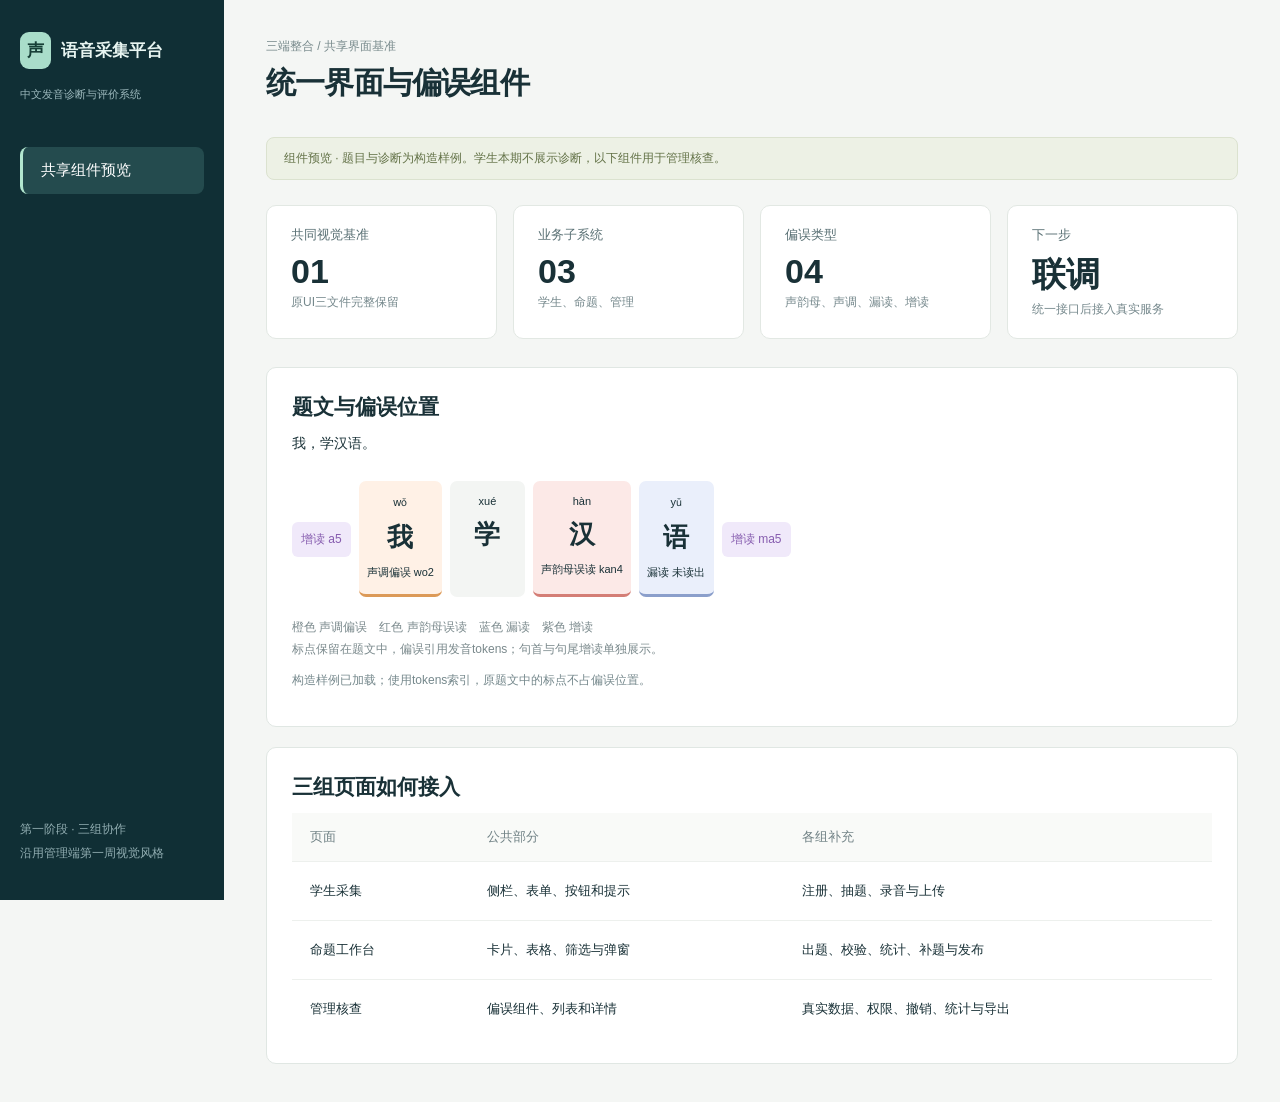
<file: 05_相关材料/统一前端/index.html>
<!doctype html><html lang="zh-CN"><head><meta charset="utf-8"><meta name="viewport" content="width=device-width,initial-scale=1"><title>三端共用界面预览</title><link rel="stylesheet" href="style.css"></head><body>
<aside><div class="brand"><span>声</span>语音采集平台</div><div class="caption">中文发音诊断与评价系统</div><nav><button class="active" type="button">共享组件预览</button></nav><div class="aside-bottom">第一阶段 · 三组协作<br>沿用管理端第一周视觉风格</div></aside>
<main><header><div><div class="eyebrow">三端整合 / 共享界面基准</div><h1>统一界面与偏误组件</h1></div></header>
<div class="notice">组件预览 · 题目与诊断为构造样例。学生本期不展示诊断，以下组件用于管理核查。</div>
<div id="metrics"><div class="metric"><div class="label">共同视觉基准</div><strong>01</strong><div class="muted">原UI三文件完整保留</div></div><div class="metric"><div class="label">业务子系统</div><strong>03</strong><div class="muted">学生、命题、管理</div></div><div class="metric"><div class="label">偏误类型</div><strong>04</strong><div class="muted">声韵母、声调、漏读、增读</div></div><div class="metric"><div class="label">下一步</div><strong>联调</strong><div class="muted">统一接口后接入真实服务</div></div></div>
<section class="panel pad"><h2>题文与偏误位置</h2><p id="questionText"></p><div id="diagnosis" class="phonetics"></div><p class="legend">橙色 声调偏误　红色 声韵母误读　蓝色 漏读　紫色 增读<br>标点保留在题文中，偏误引用发音tokens；句首与句尾增读单独展示。</p><p id="status" role="status" class="muted">正在读取组件样例…</p></section>
<section class="panel pad" style="margin-top:20px"><h2>三组页面如何接入</h2><table><thead><tr><th>页面</th><th>公共部分</th><th>各组补充</th></tr></thead><tbody><tr><td>学生采集</td><td>侧栏、表单、按钮和提示</td><td>注册、抽题、录音与上传</td></tr><tr><td>命题工作台</td><td>卡片、表格、筛选与弹窗</td><td>出题、校验、统计、补题与发布</td></tr><tr><td>管理核查</td><td>偏误组件、列表和详情</td><td>真实数据、权限、撤销、统计与导出</td></tr></tbody></table></section>
</main><script src="preview.js"></script></body></html>
</file>
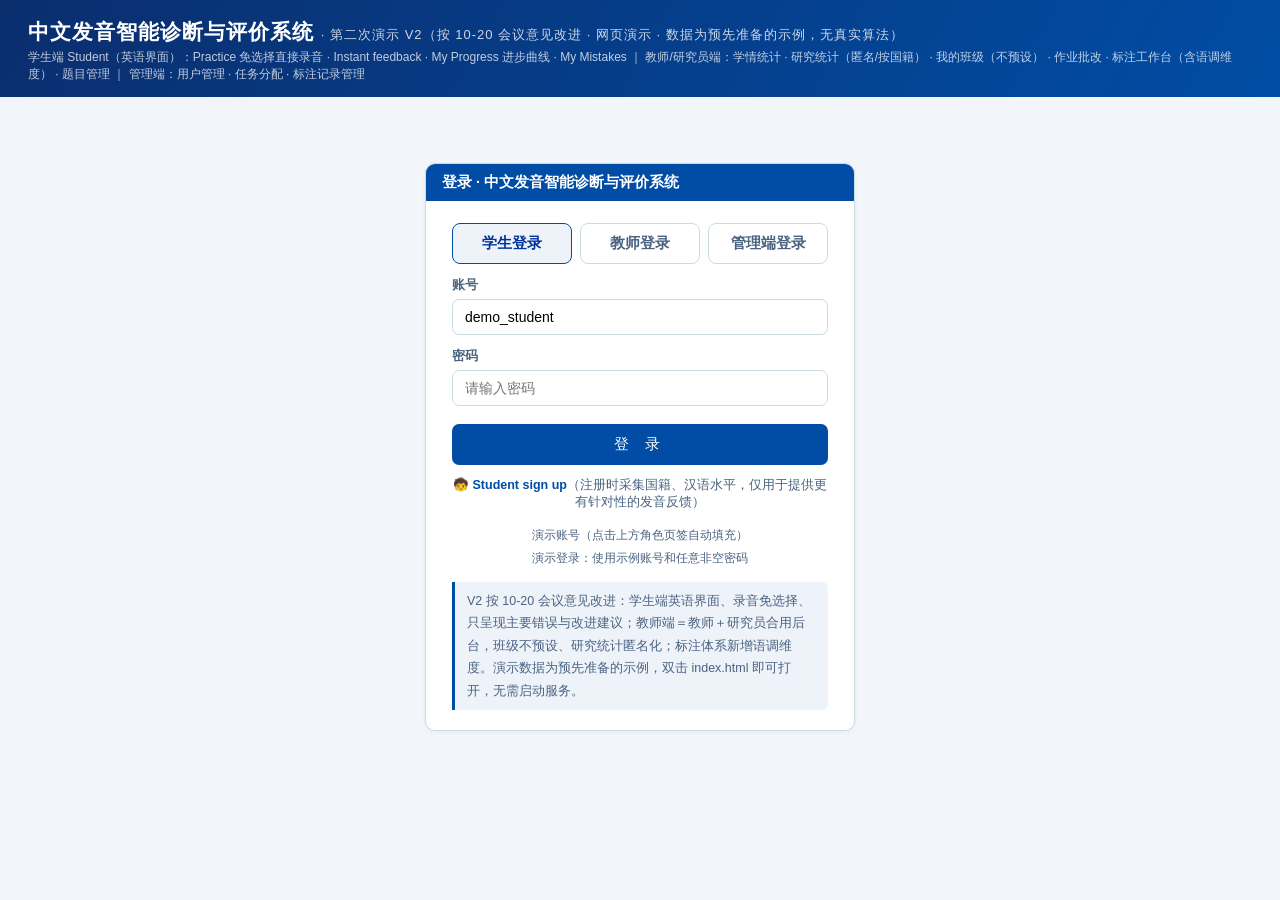
<file: 02_命题端/当前开发/frontend/index.html>
<!DOCTYPE html>
<html lang="zh-CN">
<head>
<meta charset="UTF-8">
<meta name="viewport" content="width=device-width, initial-scale=1.0">
<title>中文发音智能诊断与评价系统 · 第二次演示 V2</title>
<link rel="stylesheet" href="style.css">
</head>
<body>
<header>
  <h1>中文发音智能诊断与评价系统 <span class="sub">· 第二次演示 V2（按 10-20 会议意见改进 · 网页演示 · 数据为预先准备的示例，无真实算法）</span></h1>
  <p>学生端 Student（英语界面）：Practice 免选择直接录音 · Instant feedback · My Progress 进步曲线 · My Mistakes ｜ 教师/研究员端：学情统计 · 研究统计（匿名/按国籍） · 我的班级（不预设） · 作业批改 · 标注工作台（含语调维度） · 题目管理 ｜ 管理端：用户管理 · 任务分配 · 标注记录管理</p>
  <div class="topbar">
    <nav id="nav"></nav>
    <div class="whoami" id="whoami" style="display:none;">
      <span class="badge" id="roleBadge">-</span>
      <span id="whoName">-</span>
      <button class="btn ghost sm" onclick="logout()">退出登录</button>
    </div>
  </div>
</header>
<main>

  <!-- ══════════ 登录 ══════════ -->
  <section id="view-login" class="active">
    <div class="loginwrap">
      <div class="card loginbox">
        <div class="hd">登录 · 中文发音智能诊断与评价系统</div>
        <div class="bd">
          <div class="roletabs">
            <button id="rtStudent" class="rt" onclick="pickRole('student')">学生登录</button>
            <button id="rtTeacher" class="rt" onclick="pickRole('teacher')">教师登录</button>
            <button id="rtAdmin" class="rt" onclick="pickRole('admin')">管理端登录</button>
          </div>
          <label class="fl">账号</label>
          <input id="liUser" placeholder="demo_student">
          <label class="fl">密码</label>
          <input id="liPwd" type="password" placeholder="请输入密码" onkeydown="if(event.key==='Enter')doLogin()">
          <button class="btn wide" onclick="doLogin()">登 录</button>
          <div class="regline"><a href="javascript:void(0)" onclick="openReg()">🧒 Student sign up</a><span class="mut">（注册时采集国籍、汉语水平，仅用于提供更有针对性的发音反馈）</span></div>
          <div class="hint">
            演示账号（点击上方角色页签自动填充）<br>
            演示登录：使用示例账号和任意非空密码
          </div>
          <div class="note">V2 按 10-20 会议意见改进：学生端英语界面、录音免选择、只呈现主要错误与改进建议；教师端＝教师＋研究员合用后台，班级不预设、研究统计匿名化；标注体系新增语调维度。演示数据为预先准备的示例，双击 index.html 即可打开，无需启动服务。</div>
        </div>
      </div>
    </div>
  </section>

  <!-- ══════════ 学生端 · Practice（英语界面 · 免选择直接录音 · 分层命题） ══════════ -->
  <section id="view-practice">
    <div class="grid" style="grid-template-columns:360px 1fr;">
      <div class="card">
        <div class="hd">Practice<span class="role-tag">Student</span><span class="lvltag" id="lvlNow">Beginner</span></div>
        <div class="bd">
          <div class="streakbar">🔥 <b id="streakN">6</b>-day streak　<span class="xpill">⭐ <b id="xpN">1240</b> 积分</span></div>
          <h2 class="sec">My level（选一次即可，随后直接开口）</h2>
          <div class="lvlrow">
            <button class="lvl on" id="lv-beginner" onclick="pickLevel('beginner')">Beginner<small>Words</small></button>
            <button class="lvl" id="lv-inter" onclick="pickLevel('inter')">Intermediate<small>Sentences</small></button>
            <button class="lvl" id="lv-advanced" onclick="pickLevel('advanced')">Advanced<small>Free talk</small></button>
          </div>
          <h2 class="sec">Today's exercise</h2>
          <div id="recoCard"></div>
          <div class="rec">
            <button class="mic bigmic" id="micBtn" onclick="toggleRec()">🎙️<br>Speak</button>
            <div style="flex:1;">
              <div class="progress"><i id="recBar"></i></div>
              <div class="mut" id="recTip" style="margin-top:6px; font-size:12.5px;">No need to choose anything — just tap and speak!</div>
            </div>
          </div>
          <div style="display:flex; gap:10px; flex-wrap:wrap;">
            <button class="btn" id="diagBtn" onclick="runDiag()" disabled>Stop &amp; check</button>
            <button class="btn ghost" onclick="$('upAudio').click()">Upload audio</button>
            <input type="file" id="upAudio" accept="audio/*" style="display:none;" onchange="uploadAudio(this)">
          </div>
          <details class="apidemo"><summary>📚 More exercises in this level（同层更多练习）</summary>
            <div id="qListLv" style="padding:8px 2px;"></div>
          </details>
          <div class="note" style="text-align:left;">Demo note: the results here are prepared sample data — in the real system, your recording is analyzed in a few seconds. 学生界面以外语呈现（演示为英语，正式版可切 English / ไทย 等）。</div>
        </div>
      </div>
      <div class="card">
        <div class="hd">Instant feedback<span><span class="play" onclick="playStd()"><span class="dot"></span>Play standard</span></span></div>
        <div class="bd" id="diagBody">
          <div class="mut" style="padding:60px 0; text-align:center;">Record first — you'll get your score, main errors and what to do next.</div>
        </div>
      </div>
    </div>
  </section>

  <!-- ══════════ 学生端 · My Progress（进步曲线 + 系统性错误归纳） ══════════ -->
  <section id="view-progress">
    <h2 class="sec">My Progress <span class="role-tag">Student</span></h2>
    <div class="cards4" id="progCards"></div>
    <div class="split">
      <div class="card">
        <div class="hd">My score curve（学习进步曲线）</div>
        <div class="bd">
          <svg id="scoreSvg" width="100%" height="150" viewBox="0 0 520 150" preserveAspectRatio="none"></svg>
          <div class="mut" style="font-size:12px; text-align:center;" id="scoreWk"></div>
        </div>
      </div>
      <div class="card">
        <div class="hd">Errors per week（越少越好！）</div>
        <div class="bd"><div class="trend" id="errTrendChart"></div></div>
      </div>
    </div>
    <div class="card">
      <div class="hd">My systematic errors（系统性错误归纳 · 同类规律一眼看清）</div>
      <div class="bd" id="sysErrList"></div>
    </div>
    <div class="card">
      <div class="hd">Badges（趣味化激励 · 参考多邻国）</div>
      <div class="bd" id="badgeRow"></div>
    </div>
  </section>

  <!-- ══════════ 学生端 · My Mistakes ══════════ -->
  <section id="view-mist">
    <h2 class="sec">My Mistakes <span class="role-tag">Student</span></h2>
    <div class="split">
      <div class="card">
        <div class="hd">Error summary</div>
        <div class="bd" id="mistSum"></div>
      </div>
      <div class="card">
        <div class="hd">Recommended drills（同类练习推荐）</div>
        <div class="bd" id="mistDrill"></div>
      </div>
    </div>
    <div class="card">
      <div class="hd">Recent errors（学习轨迹）</div>
      <div class="bd" style="padding:0;">
        <table id="mistTable"></table>
      </div>
    </div>
    <div class="note">Tap "Add to My Mistakes" after a check — counts and records update here instantly（联动演示）。</div>
  </section>

  <!-- ══════════ 学生端 · Homework ══════════ -->
  <section id="view-shw">
    <h2 class="sec">Homework <span class="role-tag">Student</span></h2>
    <div class="card">
      <div class="hd">Homework list</div>
      <div class="bd" style="padding:0;">
        <table id="shwTable"></table>
      </div>
    </div>
    <div class="card" id="shwDetailCard" style="display:none;">
      <div class="hd">Detail · <span id="shwName">-</span></div>
      <div class="bd" id="shwDetail"></div>
    </div>
    <div class="note">当教师在「作业批改」页发布评语后，这里会同步显示（跨角色联动演示）。</div>
  </section>

  <!-- ══════════ 教师端 · 学情统计 ══════════ -->
  <section id="view-stat">
    <h2 class="sec">学情统计分析 <span class="role-tag">教师端</span>
      <button class="btn ghost sm" style="float:right; margin-top:-4px;" onclick="exportStatCsv()">导出全班结果</button>
    </h2>
    <div class="cards4" id="statKpis"></div>
    <div class="split">
      <div class="card">
        <div class="hd">班级共性 · 高发偏误排行（定位共性弱点）</div>
        <div class="bd" id="classBars"></div>
      </div>
      <div class="card">
        <div class="hd">班级平均总分 · 周趋势</div>
        <div class="bd">
          <div class="trend" id="trendChart"></div>
          <div class="note" style="margin-top:8px;">五周连续上升；声调类练习布置后第 3 周起增速加快。</div>
        </div>
      </div>
    </div>
    <div class="split" style="margin-top:0;">
      <div class="card">
        <div class="hd">学生名单（点击查看个体画像）
          <select id="clsFilter" class="asgsel" onchange="filterStat()">
            <option value="">全部偏误类型</option><option>二/三声混淆</option><option>n/l 混淆</option>
            <option>平翘舌</option><option>漏读/增读</option><option>声调偏误</option>
          </select>
        </div>
        <div class="bd" style="padding:0;"><table id="stuTable"></table></div>
      </div>
      <div class="card">
        <div class="hd">个体画像 · <span id="stuName">点击左侧学生</span></div>
        <div class="bd" id="stuProfile">
          <div class="mut" style="text-align:center; padding:40px 0;">选择学生后显示偏误构成、四周趋势与辅导建议</div>
        </div>
      </div>
    </div>
  </section>

  <!-- ══════════ 教师/研究员端 · 研究统计（匿名化 · 按国籍/母语背景） ══════════ -->
  <section id="view-research">
    <h2 class="sec">研究统计（匿名化 · 全平台） <span class="role-tag">研究员</span>
      <button class="btn ghost sm" style="float:right; margin-top:-4px;" onclick="exportResearchCsv()">导出统计结果(CSV)</button>
    </h2>
    <div class="cards4" id="resCards"></div>
    <div class="split">
      <div class="card">
        <div class="hd">各母语背景学习者 · 主要偏误分布（人次）</div>
        <div class="bd" id="natBars"></div>
      </div>
      <div class="card">
        <div class="hd">偏误类型构成（按国籍 · 百分比）</div>
        <div class="bd" style="padding:0;">
          <table id="natTable"></table>
        </div>
      </div>
    </div>
    <div class="note">研究性需求通过去隐私化方式满足：数据先作匿名化（脱敏）处理，再按国籍、母语背景分组统计；研究者获取的是处理后的群体统计结果，而非任何个人原始数据。注册时采集的背景信息（国籍、汉语水平）仅用于生成有针对性的反馈，并在注册页向用户说明。</div>
  </section>

  <!-- ══════════ 教师/研究员端 · 我的班级（不预设 · 自主创建） ══════════ -->
  <section id="view-class">
    <h2 class="sec">我的班级（不预设 · 不强制） <span class="role-tag">教师</span></h2>
    <div id="classEmpty">
      <div class="card">
        <div class="bd" style="text-align:center; padding:44px 20px;">
          <div style="font-size:40px;">🏫</div>
          <h2 class="sec" style="margin-top:8px;">您还没有创建班级</h2>
          <div class="mut" style="max-width:560px; margin:0 auto; line-height:2;">系统以学生自学、自练为中心，<b>不将教师与学生捆绑</b>：不创建班级不影响任何功能使用。
          愿意使用的教师可随时自主创建（类似微信群「扫码进班」），创建后可查看本班学情统计。</div>
          <div style="margin-top:18px;"><button class="btn" onclick="createClass()">＋ 创建班级</button></div>
        </div>
      </div>
    </div>
    <div id="classBuilt" style="display:none;">
      <div class="cards4" id="clsCards"></div>
      <div class="split">
        <div class="card">
          <div class="hd">班级邀请（学生扫码 / 输码加入）</div>
          <div class="bd" style="text-align:center;">
            <div class="qrcard">二维码占位<div class="mut" style="font-size:11px;">（正式版生成真实二维码）</div></div>
            <div class="invitecode" id="clsCode">—</div>
            <div class="mut" style="font-size:12.5px;">学生注册后输入邀请码即可加入本班</div>
          </div>
        </div>
        <div class="card">
          <div class="hd">已加入学生</div>
          <div class="bd" style="padding:0;">
            <table id="clsTable"></table>
          </div>
        </div>
      </div>
      <div class="note">教师可在课前查看学生自主练习的诊断统计，掌握班级语音状况与进步情况，据此调整课堂教学、把大量正音练习放到课下（功能按需选用，不作强制）。</div>
    </div>
  </section>

  <!-- ══════════ 教师端 · 作业批改 ══════════ -->
  <section id="view-hw">
    <h2 class="sec">口语作业批改 <span class="role-tag">教师端</span>
      <span style="float:right; margin-top:-4px; display:flex; gap:8px;">
        <button class="btn ghost sm" onclick="exportHwCsv()">导出 Excel(CSV)</button>
        <button class="btn ghost sm" onclick="exportHwJson()">导出 JSON</button>
      </span>
    </h2>
    <div class="card">
      <div class="hd">作业一 · 朗读《今天天气很好》<small>汉语一班 · 已提交 8/9 · 截止 10-12 · 分数为机器初评（算法生成）</small></div>
      <div class="bd" style="padding:0;">
        <table id="hwTable"></table>
      </div>
    </div>
    <div class="card" id="hwDetailCard" style="display:none;">
      <div class="hd">作业详情 · <span id="hwStuName">-</span><span style="flex:1"></span>
        <button class="btn warn" onclick="flagDoubt()">标记存疑</button>
        <button class="btn green" onclick="publishHw()">通过并发布评语</button>
        <button class="btn ghost" id="hwAnnoBtn" onclick="gotoAnnoFromHw()">进入标注工作台复核 »</button>
      </div>
      <div class="bd">
        <div class="sent" id="hwSent"></div>
        <div class="legend">
          <span class="lg errsw"></span>偏误字符（红色系 · 类型与实际读音标注在字下）
          <span class="lg gdemo"></span>字间标注（增读 / 填充词 / 停顿）
        </div>
        <div class="scores" id="hwScores"></div>
        <div class="mut" style="font-size:12px;">机器初评由诊断算法生成；机器判别失误可点右上「进入标注工作台复核」人工修正。</div>
        <label style="display:block; font-size:13px; color:var(--sub); margin-top:12px;">评语初稿（机器生成，教师可修改后发布）</label>
        <textarea id="hwComment" style="width:100%; min-height:84px; border:1px solid var(--line);
          border-radius:8px; padding:10px; font-size:13.5px; font-family:inherit; line-height:1.8;"></textarea>
        <div style="margin-top:10px;"><button class="btn green" onclick="publishHw()">保存并发布</button></div>
      </div>
    </div>
    <div class="note">「通过并发布评语」后，学生端「我的作业」将同步显示该评语（联动演示）。</div>
  </section>

  <!-- ══════════ 教师端 · 标注工作台 ══════════ -->
  <section id="view-anno">
    <!-- 队列状态 -->
    <div id="annoQueue">
      <h2 class="sec">标注工作台 · 复核任务队列 <span class="role-tag">教师端</span></h2>
      <div class="cards4" id="annoCards"></div>
      <div class="card">
        <div class="hd">任务列表（机器预标由诊断引擎 API 生成）<button class="btn ghost sm" onclick="renderAnnoQueue()">刷新</button></div>
        <div class="bd" style="padding:0;">
          <table id="annoTable"></table>
        </div>
      </div>
      <div class="note">机器初评（虚线框）仅供参考：点击「复核标注」进入工作台，确认 / 修正机器预标，也可自行添加或删除偏误；保存即写入金标库（管理端「标注记录管理」实时可见）。</div>
    </div>
    <!-- 工作台状态 -->
    <div id="annoWork" style="display:none;">
      <div class="card">
        <div class="hd">标注工作台 · <span id="wTaskId">-</span><small>字符级：误读/语调/漏读/重复 · 字间级：增读/填充词/停顿（V2 新增语调维度）</small></div>
        <div class="bd" id="annoBd">
          <div style="display:flex; align-items:center; gap:14px; flex-wrap:wrap;">
            <span class="play" onclick="togglePlay()"><span class="dot"></span><span id="playTxt">播放音频</span>
              <span class="pbar"><i id="playBar"></i></span></span>
            <span class="mut" style="font-size:12.5px;" id="wMeta">-</span>
          </div>
          <div class="sent" id="annoSent"></div>
          <div class="legend">
            <span class="lg errsw"></span>偏误字符（声韵母误读 / 声调偏误 / <b>语调偏误</b> / 漏读 / 重复）
            <span class="lg gdemo"></span>字间空隙（点击标 增读 / 填充词 / 停顿）
            <span style="margin-left:6px;">虚线框 = 机器预标，需人工确认</span>
          </div>
          <div style="margin-top:14px; display:flex; gap:10px; flex-wrap:wrap;">
            <button class="btn" onclick="saveAnnotation()">确认并保存金标</button>
            <button class="btn green" onclick="gotoNextTask()">下一个待复核 »</button>
            <button class="btn gray" onclick="backToAnnoQueue()">返回任务队列</button>
          </div>
          <div class="note" id="wNote">点击字符 → 标 误读（声韵母/声调）、漏读、重复；点击字间「＋」空隙 → 标 增读、填充词、停顿。机器预标可「确认」，人工可修改或选「无偏误」删除。</div>
        </div>
      </div>
      <div class="card">
        <div class="hd">保存的金标记录（与诊断引擎 edits 输出同构，可直接用于引擎评测）</div>
        <div class="bd"><pre class="jsonview" id="savedJson">尚无保存记录</pre></div>
      </div>
    </div>
  </section>

  <!-- 命题子系统：教师端新增入口 -->
  <section id="view-pipeline">
    <h2 class="sec">命题流水线 <span class="role-tag">命题子系统</span></h2>
    <div class="card" style="margin-bottom:16px">
      <div class="hd">等级与抽题参数</div>
      <div class="bd" style="display:flex; gap:12px; align-items:center; flex-wrap:wrap;">
        <label class="fl" for="propLevel" style="margin:0;">题库等级</label>
        <select id="propLevel" class="asgsel" onchange="onPropositionLevelChange()">
          <option value="1">一级</option><option value="2">二级</option><option value="3">三级</option>
          <option value="4">四级</option><option value="5">五级</option><option value="6">六级</option>
          <option value="7">七—九级（合并）</option>
        </select>
        <label class="fl" for="propMode" style="margin:0;">抽题方式</label>
        <select id="propMode" class="asgsel">
          <option value="recommend">按覆盖程度推荐</option><option value="random">随机抽题</option>
        </select>
        <span id="propLevelHint" class="mut">选择等级后加载对应题库状态</span>
      </div>
    </div>
    <div class="cards4">
      <div class="card"><div class="hd">题库总览</div><div class="bd"><p>查看题目、逐字拼音、语法点和录音覆盖。</p><button class="btn sm" onclick="loadPropositionQuestions()">加载当前等级</button></div></div>
      <div class="card"><div class="hd">校验</div><div class="bd"><p>检查当前等级题库字段和题目质量。</p><button class="btn sm" onclick="validatePropositionPipeline()">开始校验</button></div></div>
      <div class="card"><div class="hd">统计</div><div class="bd"><p>查看当前等级字覆盖率和语法点覆盖率。</p><button class="btn sm" onclick="statsPropositionPipeline()">开始统计</button></div></div>
      <div class="card"><div class="hd">抽题测试</div><div class="bd"><p>按当前等级和抽题方式测试接口。</p><button class="btn sm" onclick="drawPropositionQuestion()">开始抽题</button></div></div>
    </div>
    <div class="card" style="margin-top:16px"><div class="hd">九级题库状态</div><div class="bd"><table id="nineLevelStatusTable"><tr><th>等级</th><th>配置</th><th>题目数</th><th>状态</th></tr><tr><td colspan="4" class="mut">正在读取后端状态…</td></tr></table><p class="note">七至九级在页面上合并为一个抽题入口；后端按 level 7 合并存储和校验，只有已发布题目才会被抽取。</p></div></div>
    <div class="card" style="margin-top:16px"><div class="hd">当前等级题库 <span id="propSource" class="mut">等待加载</span></div><div class="bd" style="padding:0;overflow:auto"><table id="propQuestionTable"></table></div></div>
    <div class="card" style="margin-top:16px"><div class="hd">流水线结果</div><div class="bd"><pre id="propPipelineResult" class="jsonview">尚未执行校验、统计或抽题</pre></div></div>
  </section>

  <!-- ══════════ 教师端 · 题目管理 ══════════ -->
  <section id="view-ques">
    <h2 class="sec">题目管理（增删改查） <span class="role-tag">教师端</span>
      <button class="btn sm" style="float:right; margin-top:-4px;" onclick="openQuesModal()">＋ 新增题目</button>
    </h2>
    <div class="card">
      <div class="hd">学生测评题目库<button class="btn ghost sm" onclick="renderQues()">刷新</button></div>
      <div class="bd" style="padding:0;">
        <table id="quesTable"></table>
      </div>
    </div>
    <div class="note">此处新增 / 删除的题目会实时同步到学生端「测评诊断」的题目列表（联动演示）。新增题目暂无偏误预设，学生诊断时返回满分示例结果。</div>
  </section>

  <!-- ══════════ 管理端 · 用户管理 ══════════ -->
  <section id="view-users">
    <h2 class="sec">用户管理 <span class="role-tag">管理端</span>
      <span style="float:right; margin-top:-4px; display:flex; gap:8px; align-items:center;">
        <input class="searchbox" id="userSearch" placeholder="搜索姓名 / 账号 / 班级…" oninput="renderUsers()">
        <button class="btn sm" onclick="openUserModal('teacher')">＋ 新增教师</button>
        <button class="btn sm" onclick="openUserModal('student')">＋ 新增学生</button>
      </span>
    </h2>
    <div class="card">
      <div class="hd">教师列表</div>
      <div class="bd" style="padding:0;">
        <table id="teacherTable"></table>
      </div>
    </div>
    <div class="card">
      <div class="hd">学生列表</div>
      <div class="bd" style="padding:0;">
        <table id="studentTable"></table>
      </div>
    </div>
    <div class="note">用户数据库基本增删改查（演示：仅操作前端内存数据）。</div>
  </section>

  <!-- ══════════ 管理端 · 任务分配 ══════════ -->
  <section id="view-assign">
    <h2 class="sec">任务分配 <span class="role-tag">管理端</span>
      <button class="btn sm" id="importBtn" style="float:right; margin-top:-4px;" onclick="importAudio()">⇪ 导入音频数据</button>
    </h2>
    <div class="cards4" id="asgCards"></div>
    <div class="card">
      <div class="hd">批改任务分配 · 每位教师的任务量与批改进度</div>
      <div class="bd" style="padding:0;">
        <table id="gradingTable"></table>
      </div>
    </div>
    <div class="card">
      <div class="hd">待指派的批改批次</div>
      <div class="bd" style="padding:0;">
        <table id="unassignedTable"></table>
      </div>
    </div>
    <div class="card">
      <div class="hd">标注任务分配 · 标注员一览
        <button class="btn sm" onclick="autoAssign()">⚡ 自动平均分配</button>
      </div>
      <div class="bd" style="padding:0;">
        <table id="asgTable"></table>
      </div>
    </div>
    <div class="card">
      <div class="hd">标注任务分配操作（下拉选择即保存）</div>
      <div class="bd" style="padding:0;">
        <table id="asgOpTable"></table>
      </div>
    </div>
    <div class="note">「导入音频数据」会自动生成带机器预标的标注任务（演示：点击后新增任务 A-033）；「自动平均分配」把待标注且未分配的任务平均分给各位标注员，已分配与已完成的保持不变。</div>
  </section>

  <!-- ══════════ 管理端 · 标注记录管理 ══════════ -->
  <section id="view-records">
    <h2 class="sec">标注记录管理 <span class="role-tag">管理端</span>
      <button class="btn ghost sm" style="float:right; margin-top:-4px;" onclick="exportRecordsJson()">一键导出 JSON</button>
    </h2>
    <div class="cards4" id="recCards"></div>
    <div class="split">
      <div class="card">
        <div class="hd">标注工作量统计</div>
        <div class="bd" style="padding:0;">
          <table id="workTable"></table>
        </div>
      </div>
      <div class="card">
        <div class="hd">人工金标类型分布</div>
        <div class="bd" id="savedBars"></div>
      </div>
    </div>
    <div class="card">
      <div class="hd">全部金标记录明细</div>
      <div class="bd" style="padding:0;">
        <table id="recTable"></table>
      </div>
    </div>
    <div class="note">金标记录的格式与诊断引擎的输出一致，可一键导出 JSON，用于算法评测与训练。教师端「标注工作台」保存后，这里实时同步（联动演示）。</div>
  </section>

</main>

<!-- 中央弹窗（用户 / 题目 新增编辑） -->
<div class="modal-mask" id="modalMask" style="display:none;" onclick="if(event.target===this)closeModal()">
  <div class="modal" id="modalBox"></div>
</div>

<div class="toast" id="toast"></div>
<script src="data.js?v=20261123_1945"></script>
<script src="app.js?v=20261123_1945"></script>
</body>
</html>
</file>
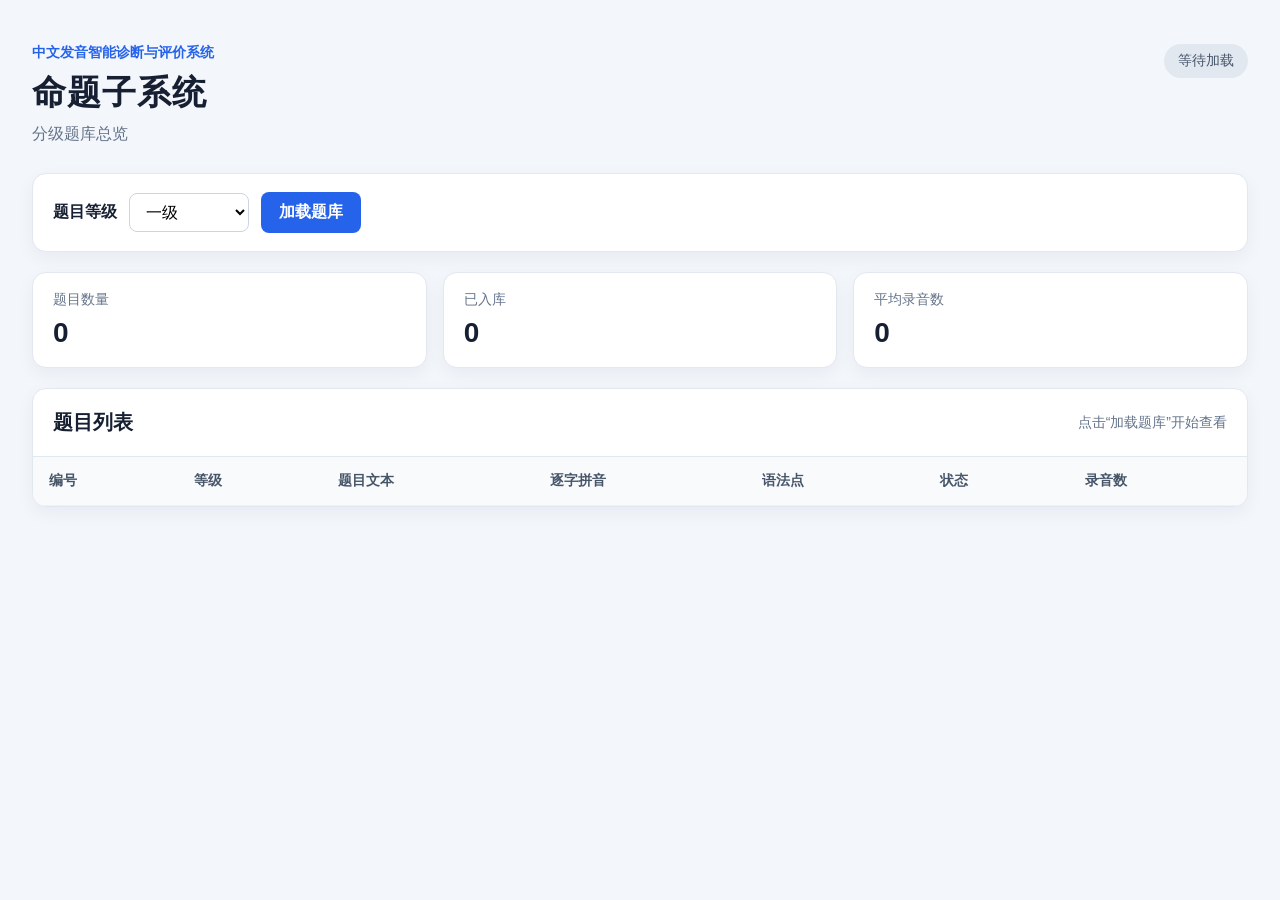
<file: systems/proposition/frontend/index.html>
<!DOCTYPE html>
<html lang="zh-CN">
<head>
  <meta charset="UTF-8">
  <meta name="viewport" content="width=device-width, initial-scale=1.0">
  <title>命题子系统｜题库总览</title>
  <link rel="stylesheet" href="style.css">
</head>
<body>
  <main class="container">
    <header class="page-header">
      <div>
        <p class="eyebrow">中文发音智能诊断与评价系统</p>
        <h1>命题子系统</h1>
        <p class="subtitle">分级题库总览</p>
      </div>
      <div class="status-badge" id="sourceStatus">等待加载</div>
    </header>

    <section class="toolbar" aria-label="题库筛选">
      <label for="levelSelect">题目等级</label>
      <select id="levelSelect">
        <option value="1">一级</option>
      </select>
      <button id="loadButton" type="button">加载题库</button>
    </section>

    <section class="summary-grid" aria-label="题库摘要">
      <div class="summary-card"><span>题目数量</span><strong id="questionCount">0</strong></div>
      <div class="summary-card"><span>已入库</span><strong id="publishedCount">0</strong></div>
      <div class="summary-card"><span>平均录音数</span><strong id="averageRecordCount">0</strong></div>
    </section>

    <section class="table-card">
      <div class="table-header">
        <h2>题目列表</h2>
        <span id="message" class="message">点击“加载题库”开始查看</span>
      </div>
      <div class="table-wrapper">
        <table>
          <thead>
            <tr>
              <th>编号</th>
              <th>等级</th>
              <th>题目文本</th>
              <th>逐字拼音</th>
              <th>语法点</th>
              <th>状态</th>
              <th>录音数</th>
            </tr>
          </thead>
          <tbody id="questionTableBody"></tbody>
        </table>
      </div>
    </section>
  </main>
  <script src="app.js"></script>
</body>
</html>
</file>
<file: 05_相关材料/统一前端/style.css>
*{box-sizing:border-box}body{margin:0;background:#f4f6f4;color:#193137;font:14px Inter,"PingFang SC","Microsoft YaHei",sans-serif}aside{width:224px;position:fixed;inset:0 auto 0 0;background:#102f35;color:#e8f5f1;padding:32px 20px}.brand{font-size:17px;font-weight:650;display:flex;gap:10px;align-items:center}.brand span{background:#a9ddca;color:#163e36;padding:7px;border-radius:9px}.caption{font-size:11px;color:#9cb8bc;margin:18px 0 45px}nav{display:grid;gap:10px}nav button{text-align:left;border:0;background:none;color:#a9c2c5;padding:14px 18px;font-size:15px;border-radius:8px}nav button.active{background:#244b4e;color:#fff;border-left:3px solid #b2e7cf}.aside-bottom{position:absolute;bottom:35px;color:#91adb1;font-size:12px;line-height:2}main{margin-left:224px;padding:38px 42px;max-width:1800px}header{display:flex;justify-content:space-between;align-items:center;margin-bottom:25px}.eyebrow{font-size:12px;color:#788a8c}h1{font-size:30px;letter-spacing:-.8px;margin:8px 0}h2{font-size:21px;margin:0 0 12px}h3{font-size:16px;margin:0 0 15px}button,a.primary{cursor:pointer}button,input,select,textarea{font:inherit}button,.primary{border:1px solid #dbe4e1;padding:9px 14px;border-radius:7px;background:#fff;color:#264448;text-decoration:none}.primary{background:#246a5b!important;color:#fff!important;border:0!important}.notice{background:#edf1e5;border:1px solid #dbe2cf;padding:12px 17px;color:#637247;border-radius:8px;font-size:12px;margin-bottom:25px}#metrics{display:grid;grid-template-columns:repeat(4,1fr);gap:16px;margin-bottom:28px}.metric{background:white;padding:20px 24px;border:1px solid #e2e8e3;border-radius:10px}.metric strong{font-size:34px;display:block;margin:8px 0 3px}.muted{color:#75888c;font-size:12px}.metric .label{font-size:13px;color:#597074}.panel{background:#fff;border:1px solid #e0e7e3;border-radius:10px;overflow:hidden}.toolbar{padding:20px;display:flex;gap:12px;align-items:center;border-bottom:1px solid #e9edeb}input,select,textarea{border:1px solid #d9e1de;background:#fff;border-radius:6px;padding:10px;color:#294449}input{min-width:245px}table{border-collapse:collapse;width:100%;font-size:13px}th{text-align:left;padding:15px 18px;background:#f9faf8;color:#708185;font-weight:500}td{padding:18px;border-top:1px solid #edf0ed;line-height:1.7}td small{display:block;color:#849398}.tag{font-size:11px;padding:4px 7px;border-radius:5px;background:#e8f3ec;color:#327058}.tag.warn{background:#fcf0dd;color:#956322}.link{color:#217362;background:none;border:0;padding:4px}.foot{padding:15px 20px;font-size:12px;color:#8b989a}.bar{height:7px;background:#e9efeb;border-radius:4px;width:150px;overflow:hidden}.bar span{height:100%;display:block;background:#609c86}dialog{border:0;border-radius:14px;padding:0;max-width:970px;width:90%;box-shadow:0 25px 100px #102f3550}dialog::backdrop{background:#10282e60}#detailContent{padding:32px}.dialog-head{display:flex;justify-content:space-between;align-items:start}.metadata{display:flex;gap:28px;background:#f4f7f5;padding:18px;margin:22px 0;border-radius:8px;flex-wrap:wrap}.metadata b{display:block;margin-top:5px;font-size:14px}.phonetics{display:flex;align-items:stretch;gap:8px;flex-wrap:wrap;margin:28px 0 20px}.char{padding:14px 8px;text-align:center;min-width:75px;border-radius:7px;background:#f3f5f3;border-bottom:3px solid transparent}.char b{font-size:26px;display:block;margin:10px 0}.char small{display:block;font-size:11px}.char.tone{background:#fff1e6;border-color:#dc9a58}.char.substitution{background:#fce9e7;border-color:#d47e76}.char.omission{background:#eaeffb;border-color:#8b9fcb}.insertion{align-self:center;background:#f0e9fa;color:#865caf;font-size:12px;padding:9px;border-radius:6px}.legend{color:#7a898c;font-size:12px;line-height:1.8}.audio{margin:24px 0;padding:16px;background:#f4f7f5;border-radius:8px}audio{width:100%;margin-top:9px}textarea{width:100%;resize:vertical}.actions{display:flex;gap:12px;justify-content:flex-end;margin-top:18px}.danger{color:#a45a4a}.grid{display:grid;grid-template-columns:1fr 1fr;gap:20px}.pad{padding:25px}.flow{display:flex;gap:16px;align-items:center;margin-top:25px}.flow span{padding:17px;background:#edf4f0;border-radius:7px}#toast{position:fixed;bottom:28px;right:30px;background:#193d3e;color:#fff;padding:15px 24px;border-radius:8px;display:none;z-index:99}button:focus-visible,a:focus-visible{outline:3px solid #85cbb3} @media(max-width:1000px){aside{width:180px}main{margin-left:180px;padding:25px}#metrics{grid-template-columns:repeat(2,1fr)}.toolbar{flex-wrap:wrap}td,th{padding:12px}.grid{grid-template-columns:1fr}}
</file>
<file: 02_命题端/当前开发/frontend/style.css>
:root{
  --navy:#003399; --blue:#014DA5; --blue2:#0A4EA3; --deep:#0A2E6E;
  --ink:#1D2B3A; --sub:#4A6280; --line:#C8DDE2; --bg:#F2F6FA;
  --card:#FFFFFF; --tint:#EEF3FA; --red:#C00000; --ok:#1E7F4F; --warn:#B06800;
}
*{box-sizing:border-box; margin:0; padding:0;}
body{font-family:"Microsoft YaHei","PingFang SC",sans-serif; background:var(--bg); color:var(--ink);}
header{background:linear-gradient(120deg,#0A2E6E,#014DA5); color:#fff; padding:18px 28px 0;}
header h1{font-size:21px; font-weight:700; letter-spacing:1px;}
header .sub{font-size:13px; font-weight:400; opacity:.8;}
header p{font-size:12px; opacity:.75; margin-top:3px;}
nav{display:flex; gap:8px; flex-wrap:wrap;}
/* 顶部板块切换页签：磨砂胶囊（激活 = 亮玻璃 + 白字 + 金色指示条） */
nav button{position:relative; border:1px solid rgba(255,255,255,.16); background:rgba(255,255,255,.08);
  color:#B9CCE9; padding:8px 22px; font-size:14px; cursor:pointer; border-radius:999px; font-family:inherit;
  transition:background .18s, color .18s, border-color .18s, box-shadow .18s;}
nav button:hover{background:rgba(255,255,255,.17); color:#fff;}
nav button.active{background:rgba(255,255,255,.24); border-color:rgba(255,255,255,.55); color:#fff;
  font-weight:700; box-shadow:0 2px 12px rgba(2,20,60,.28);}
nav button.active::after{content:''; position:absolute; left:50%; bottom:4px; transform:translateX(-50%);
  width:20px; height:3px; border-radius:2px; background:#FFC53D;}
.topbar{display:flex; justify-content:space-between; align-items:flex-end; gap:16px; margin-top:14px;}
.whoami{display:flex; align-items:center; gap:8px; padding-bottom:8px; flex:none;}
.badge{font-size:12px; border-radius:4px; padding:3px 9px; font-weight:700; color:#fff; letter-spacing:1px;}
.b-stu{background:#1E7F4F;} .b-tea{background:#0A4EA3;} .b-admin{background:#C00000;}
#whoName{font-size:13px; font-weight:700;}
main{max-width:1280px; margin:0 auto; padding:22px 20px 60px;}
section{display:none;}
section.active{display:block;}
.mut{color:var(--sub);}
.kv{font-size:13px; line-height:1.9; margin:4px 0;}
.kv b{color:var(--blue);}
h2.sec{font-size:16px; color:var(--deep); margin:4px 0 12px; font-weight:700;}
/* 卡片 */
.card{background:var(--card); border:1px solid var(--line); border-radius:10px; overflow:hidden;
  box-shadow:0 1px 4px rgba(10,46,110,.06); margin-bottom:16px;}
.card>.hd{background:var(--blue); color:#fff; font-size:14.5px; font-weight:700;
  padding:9px 16px; display:flex; justify-content:space-between; align-items:center; gap:10px; flex-wrap:wrap;}
.card>.hd small{font-weight:400; opacity:.85; font-size:12px;}
.card>.bd{padding:14px 16px;}
.cards4{display:grid; grid-template-columns:repeat(4,1fr); gap:16px; margin-bottom:16px;}
.cards4 .card{margin-bottom:0;}
.cards4 .bd{text-align:center;}
.cards4 .big{font-size:26px; color:var(--navy); font-weight:700;}
.cards4 .cap{font-size:12.5px; color:var(--sub);}
.grid{display:grid; gap:16px;}
.split{display:grid; grid-template-columns:1fr 1fr; gap:16px;}
@media (max-width:980px){ .split{grid-template-columns:1fr;} .cards4{grid-template-columns:repeat(2,1fr);}
  .grid.cols-diag{grid-template-columns:1fr;} }
/* 按钮 */
.btn{border:none; border-radius:7px; padding:8px 18px; font-size:13.5px; cursor:pointer;
  font-family:inherit; background:var(--blue); color:#fff; white-space:nowrap;}
.btn:hover{background:var(--navy);}
.btn.ghost{background:#fff; color:var(--blue); border:1px solid var(--blue);}
.btn.gray{background:#E8EEF5; color:var(--ink);}
.btn.green{background:#1E7F4F;}
.btn.warn{background:#fff; color:var(--red); border:1px solid var(--red);}
.btn.sm{padding:5px 14px; font-size:12.5px;}
.btn:disabled{opacity:.5; cursor:not-allowed;}
/* 表格 */
table{width:100%; border-collapse:collapse; font-size:13px;}
th{background:var(--tint); color:var(--deep); font-weight:700; padding:8px 10px; text-align:left;
  border-bottom:2px solid var(--line); white-space:nowrap;}
td{padding:8px 10px; border-bottom:1px solid #E4ECF4;}
tr.click{cursor:pointer;}
tr.click:hover td{background:#F5F9FD;}
tr.sel td{background:#E9F1FA !important;}
.status{display:inline-block; font-size:12px; border-radius:4px; padding:2px 8px; white-space:nowrap;}
.st-pending{background:#FDF3E1; color:var(--warn);}
.st-ok{background:#E4F3EA; color:var(--ok);}
.st-flag{background:#FBEAEA; color:var(--red);}
.chip{display:inline-block; background:var(--tint); border:1px solid var(--line); color:var(--deep);
  border-radius:14px; padding:3px 12px; font-size:12.5px; margin:2px 4px 2px 0;}
.chip b{color:var(--blue);}
.chip.pick{cursor:pointer; display:block; margin-bottom:7px;}
.role-tag{display:inline-block; font-size:12px; color:#fff; background:var(--blue);
  border-radius:4px; padding:2px 8px; margin-left:8px; vertical-align:2px;}
.note{font-size:12.5px; color:var(--sub); background:var(--tint); border-left:3px solid var(--blue);
  padding:8px 12px; border-radius:0 6px 6px 0; margin-top:12px; line-height:1.8;}
.jsonview{background:var(--tint); border:1px solid var(--line); border-radius:8px; padding:12px;
  font-family:Consolas,monospace; font-size:12.5px; line-height:1.7; white-space:pre-wrap;
  color:var(--deep); max-height:260px; overflow:auto;}
/* 登录页 */
.loginwrap{display:flex; justify-content:center; padding:44px 0 20px;}
.loginbox{width:430px;}
.loginbox .bd{padding:22px 26px 20px;}
.roletabs{display:flex; gap:8px; margin-bottom:8px;}
.rt{flex:1; border:1.5px solid var(--line); background:#fff; color:var(--sub); padding:10px 0;
  font-size:14.5px; font-weight:700; border-radius:8px; cursor:pointer; font-family:inherit;}
.rt.active{border-color:var(--blue); color:var(--navy); background:var(--tint);}
.loginbox label.fl{display:block; margin:13px 0 5px; font-size:12.5px; color:var(--sub); font-weight:700;}
.loginbox input{width:100%; padding:9px 12px; border:1px solid var(--line); border-radius:7px;
  font-size:14px; font-family:inherit;}
.btn.wide{width:100%; margin-top:18px; padding:11px 0; font-size:15px; letter-spacing:6px;}
.loginbox .hint{margin-top:13px; font-size:12px; color:var(--sub); text-align:center; line-height:1.9;}
/* 逐字渲染：字符级 4 类配色 + 字间级 3 类胶囊 */
.sent{font-size:21px; line-height:2.4; letter-spacing:1px;}
.zi{position:relative; display:inline-block; margin:0 7px 10px 0; padding:3px 7px; border-radius:6px;
  background:#F7FAFD; border:1px solid transparent; cursor:pointer;}
.zi:hover{border-color:var(--blue);}
.zi em{display:block; font-style:normal; font-size:11px; line-height:1.3; margin-top:2px; letter-spacing:0;}
.zi .py{color:var(--sub);}
.zi.t-sf{background:#FDF2E4; border-color:#E8C48E;} .zi.t-sf em{color:#A05E00; font-weight:700;}
.zi.t-tone{background:#FDECEC; border-color:#E5A2A2;} .zi.t-tone em{color:var(--red); font-weight:700;}
.zi.t-del{background:#EFEFEF; border-color:#C9C9C9; text-decoration:line-through; opacity:.78;}
.zi.t-del em{color:#777; font-weight:700;}
.zi.t-rep{background:#EAF6F0; border-color:#9FD4B8;} .zi.t-rep em{color:var(--ok); font-weight:700;}
.zi.t-err{background:#FDECEC; border-color:#E05A5A;} .zi.t-err em{color:var(--red); font-weight:700;}
.zi.pre{outline:2px dashed var(--blue2); outline-offset:1px;}
.zi.sel2{outline:2px solid var(--navy); outline-offset:1px;}
.gap{display:inline-flex; min-width:30px; min-height:36px; margin:0 3px; align-items:center; justify-content:center;
  vertical-align:middle; color:#A8B9CE; cursor:pointer; border:1px dashed #CBD7E4; border-radius:6px;
  font-size:11px; font-weight:700; white-space:nowrap; padding:0 7px; background:#FBFDFF;}
.gap:hover{border-color:var(--blue); color:var(--blue);}
.gap.ro{cursor:default;}
.gap.t-err{border-style:solid;}
.gap.g-ins{background:#E7F0FD; border:1.5px solid #9EBFEA; color:var(--blue);}
.gap.g-fill{background:#FCF7E8; border:1.5px solid #E3CE8C; color:#8A6D00;}
.gap.g-pause{background:#FDECEC; border:1.5px dashed #E05A5A; color:var(--red);}
.gap.pre{outline:2px dashed var(--blue2); outline-offset:1px;}
.gap.sel2{outline:2px solid var(--navy); outline-offset:1px;}
.legend{font-size:12px; color:var(--sub); line-height:2;}
.lg{display:inline-block; width:10px; height:10px; border-radius:3px; margin:0 4px 0 10px; vertical-align:-1px;}
.lg.errsw{background:#FDECEC; border:1.5px solid #E05A5A;}
.lg.gdemo{width:26px; height:20px; border:1px dashed #CBD7E4; border-radius:6px; background:#FBFDFF; vertical-align:middle;}
/* 播放器（模拟） */
.play{display:inline-flex; align-items:center; gap:8px; background:var(--tint); border:1px solid var(--line);
  border-radius:20px; padding:6px 14px; font-size:12.5px; cursor:pointer; color:var(--deep);}
.play .dot{width:9px; height:9px; border-radius:50%; background:var(--blue);}
.pbar{width:120px; height:5px; background:#E4ECF4; border-radius:3px; overflow:hidden;}
.pbar i{display:block; height:100%; width:0; background:var(--blue2);}
/* 录音 */
.rec{display:flex; align-items:center; gap:12px; margin:12px 0;}
.rec .mic{width:74px; height:74px; border-radius:50%; background:var(--blue); color:#fff; border:none;
  font-size:13px; cursor:pointer; font-family:inherit; line-height:1.3; flex:none;}
.rec .mic.recging{background:var(--red); animation:pulse 1s infinite;}
@keyframes pulse{0%,100%{box-shadow:0 0 0 0 rgba(192,0,0,.35);}50%{box-shadow:0 0 0 14px rgba(192,0,0,0);}}
.progress{flex:1; height:10px; background:#E4ECF4; border-radius:5px; overflow:hidden;}
.progress i{display:block; height:100%; width:0; background:var(--blue); transition:width .3s;}
/* 分数与图表 */
.scores{display:grid; grid-template-columns:repeat(4,1fr); gap:10px; margin:12px 0;}
.score{background:var(--tint); border-radius:8px; text-align:center; padding:10px 4px;}
.score b{font-size:24px; color:var(--navy); display:block;}
.score.total b{color:var(--red);}
.score span{font-size:12px; color:var(--sub);}
.brow{display:flex; align-items:center; margin:10px 0; font-size:13.5px;}
.brow .lb{width:130px; flex:none;}
.brow .track{flex:1; height:18px; background:#EAF0F7; border-radius:9px; overflow:hidden;}
.brow .fill{height:100%; background:var(--blue); border-radius:9px;}
.brow .val{width:70px; flex:none; text-align:right; color:var(--blue); font-weight:700;}
.trend{display:flex; align-items:flex-end; gap:14px; height:110px; padding:6px 4px 0;}
.tcol{flex:1; display:flex; flex-direction:column; align-items:center; justify-content:flex-end; height:100%;}
.tcol b{font-size:12px; color:var(--navy);}
.tcol i{display:block; width:70%; max-width:46px; background:linear-gradient(180deg,#3B74B8,#014DA5);
  border-radius:4px 4px 0 0;}
.tcol span{font-size:11.5px; color:var(--sub); margin-top:4px;}
.arrowup{color:var(--ok); font-weight:700;} .arrowdn{color:var(--red); font-weight:700;}
.pgs{display:flex; align-items:center; gap:8px; min-width:130px;}
.pgs .track{flex:1; height:10px; background:#EAF0F7; border-radius:5px; overflow:hidden;}
.pgs .fill{height:100%; background:var(--ok); border-radius:5px;}
.pgs b{font-size:12px; color:var(--sub); white-space:nowrap;}
/* 三语报告 */
.langtabs{display:flex; gap:6px; margin:8px 0;}
.langtabs button{border:1px solid var(--line); background:#fff; color:var(--sub); border-radius:6px;
  padding:4px 16px; font-size:12.5px; cursor:pointer; font-family:inherit;}
.langtabs button.active{background:var(--blue); color:#fff; border-color:var(--blue); font-weight:700;}
.repbox{background:var(--tint); border:1px solid var(--line); border-radius:8px; padding:12px 16px;
  font-size:14px; line-height:2; color:var(--ink); text-align:justify;}
/* API 示例 */
details.apidemo{margin-top:12px; border:1px solid var(--line); border-radius:8px; background:#FBFDFF;}
details.apidemo summary{cursor:pointer; padding:8px 12px; font-size:12.5px; color:var(--blue); font-weight:700;}
details.apidemo pre{margin:0 12px 10px; background:var(--tint); border-radius:6px; padding:10px;
  font-family:Consolas,monospace; font-size:11.5px; line-height:1.6; overflow:auto; max-height:260px;
  color:var(--deep); white-space:pre-wrap;}
/* 标注弹窗（分层类型面板） */
.editpop{position:fixed; z-index:60; width:330px; background:#fff; border:1px solid var(--blue);
  border-radius:10px; box-shadow:0 8px 26px rgba(10,46,110,.25); padding:12px; font-size:13px;}
.editpop h4{color:var(--navy); font-size:13.5px; margin-bottom:8px; line-height:1.5;}
.editpop h4 .preinfo{font-weight:400; font-size:11.5px; color:var(--red);}
.editpop label{display:block; margin:7px 0 3px; color:var(--sub); font-size:12px;}
.editpop input{width:100%; padding:6px 8px; border:1px solid var(--line); border-radius:6px;
  font-size:13px; font-family:inherit;}
.editpop .ops{display:flex; gap:8px; margin-top:10px;}
.editpop .ops .btn{flex:1; padding:6px 0; font-size:12.5px;}
.trow{display:flex; align-items:center; margin:7px 0;}
.trow .gname{width:50px; flex:none; font-weight:700; color:var(--deep); font-size:12px;}
.trow .tbtns{display:flex; gap:6px; flex-wrap:wrap;}
.tb{border:1.5px solid var(--line); background:#fff; border-radius:6px; padding:5px 10px;
  font-size:12.5px; cursor:pointer; font-family:inherit; color:var(--ink);}
.tb:hover{border-color:var(--blue);}
.tb.on{background:var(--blue); border-color:var(--blue); color:#fff; font-weight:700;}
.tb.none{color:var(--sub);}
/* 中央弹窗（用户新增编辑 / 题目新增编辑） */
.modal-mask{position:fixed; inset:0; background:rgba(10,46,110,.35); display:flex;
  align-items:center; justify-content:center; z-index:70;}
.modal{width:440px; max-width:92vw; background:#fff; border-radius:12px; overflow:hidden;
  box-shadow:0 12px 40px rgba(10,46,110,.35);}
.modal>.hd{background:var(--blue); color:#fff; font-size:14.5px; font-weight:700; padding:10px 16px;}
.modal>.bd{padding:16px 18px;}
.modal label.fl{display:block; margin:10px 0 4px; font-size:12.5px; color:var(--sub); font-weight:700;}
.modal input,.modal select{width:100%; padding:8px 10px; border:1px solid var(--line); border-radius:7px;
  font-size:13.5px; font-family:inherit;}
.modal .ops{display:flex; gap:10px; margin-top:16px; justify-content:flex-end;}
.mine{display:inline-block; background:#1E7F4F; color:#fff; border-radius:4px; padding:1px 6px;
  font-size:11px; font-weight:700; letter-spacing:1px;}
.asgsel{padding:6px 8px; border:1px solid var(--line); border-radius:6px; font-size:13px;
  font-family:inherit; min-width:120px; background:#fff; color:var(--ink);}
.searchbox{padding:7px 11px; border:1px solid var(--line); border-radius:7px; font-size:13px;
  font-family:inherit; width:230px;}
.toast{position:fixed; left:50%; bottom:36px; transform:translateX(-50%); background:var(--deep);
  color:#fff; padding:10px 26px; border-radius:8px; font-size:14px; opacity:0; pointer-events:none;
  transition:opacity .25s; z-index:99;}
.toast.show{opacity:.95;}
/* ═══════════ V2 新增样式（学生端趣味化 · 语调维度 · 研究统计 · 我的班级） ═══════════ */
/* 语调偏误配色（标注工作台 / 句子渲染） */
.zi.t-inton{background:#F3ECFD; border-color:#C9B3EE;} .zi.t-inton em{color:#6B3FA0; font-weight:700;}
/* 学生端：登录页注册入口 */
.regline{margin-top:12px; font-size:12.5px; text-align:center;}
.regline a{color:var(--blue); font-weight:700; text-decoration:none;}
.regline a:hover{text-decoration:underline;}
/* 学生端：等级标签 / 连续打卡 / XP */
.lvltag{background:#FFC53D; color:#5C4300; border-radius:10px; font-size:12px; padding:2px 10px; font-weight:700;}
.streakbar{background:linear-gradient(90deg,#FFF7E0,#FFFDF6); border:1px solid #F2DFAC; border-radius:8px;
  padding:8px 12px; font-size:13.5px; margin-bottom:12px; display:flex; align-items:center; gap:8px; flex-wrap:wrap;}
.streakbar b{color:#B06800;}
.xpill{background:#FFF; border:1px solid #F2DFAC; border-radius:12px; padding:1px 10px; font-size:12.5px; color:#8A6D00;}
/* 学生端：难度分层按钮 */
.lvlrow{display:flex; gap:8px; margin-bottom:6px;}
.lvl{flex:1; border:1.5px solid var(--line); background:#fff; border-radius:9px; padding:8px 4px 7px;
  cursor:pointer; font-family:inherit; font-size:13.5px; font-weight:700; color:var(--sub); line-height:1.4;}
.lvl small{display:block; font-weight:400; font-size:11px; color:#8FA5BD;}
.lvl.on{border-color:var(--blue); color:var(--navy); background:var(--tint); box-shadow:0 1px 6px rgba(1,77,165,.15);}
/* 学生端：今日练习推荐卡 */
.recocard{border:1.5px solid var(--blue); background:linear-gradient(160deg,#F2F8FF,#FFFFFF);
  border-radius:10px; padding:12px 14px; margin-bottom:4px;}
.recocard .rcname{font-size:13px; color:var(--sub); font-weight:700;}
.recocard .rctext{font-size:22px; font-weight:700; color:var(--deep); margin:6px 0 2px; letter-spacing:2px;}
.recocard .rcpy{font-size:12.5px; color:#5B7EA6; letter-spacing:1px;}
.chip.onchip{border-color:var(--blue); background:#E9F1FA; color:var(--navy); font-weight:700;}
/* 学生端：大录音按钮 */
.bigmic{width:92px; height:92px; font-size:15px;}
/* 学生端：评分环 + 星级 + 激励语 */
.scorering{display:flex; align-items:center; gap:16px; margin:6px 0 4px;}
.ring{--p:0; width:86px; height:86px; border-radius:50%; flex:none;
  background:conic-gradient(var(--blue) calc(var(--p)*1%), #E4ECF4 0);
  display:flex; align-items:center; justify-content:center;}
.ring::before{content:''; position:absolute;}
.ring b{width:66px; height:66px; border-radius:50%; background:#fff; display:flex; align-items:center; justify-content:center;
  font-size:22px; color:var(--navy);}
.ststars{font-size:19px; color:#F5A623; letter-spacing:3px;}
.cheer{font-size:14.5px; font-weight:700; color:var(--deep); margin-top:2px;}
.xpgain{display:inline-block; margin-top:4px; background:#E4F3EA; color:var(--ok); border-radius:10px;
  font-size:12px; font-weight:700; padding:1px 10px;}
/* 学生端：主要错误列表 */
.errlist{margin:4px 0 8px;}
.errow{display:flex; align-items:center; gap:10px; background:#FFF9F5; border:1px solid #F5DFCB;
  border-radius:8px; padding:7px 12px; margin-bottom:7px; font-size:13.5px;}
.echar{width:34px; height:34px; flex:none; border-radius:7px; background:#FDECEC; border:1.5px solid #E5A2A2;
  color:var(--red); font-size:19px; font-weight:700; display:flex; align-items:center; justify-content:center;}
.echar-gap{background:#FCF7E8; border-color:#E3CE8C; color:#8A6D00; font-size:15px;}
.edesc{line-height:1.6;}
.edesc .bad{color:var(--red);} .edesc .good{color:var(--ok);}
/* 学生端：跟读对比波形（演示示意） */
.wavebox{background:#FBFDFF; border:1px solid var(--line); border-radius:9px; padding:10px 12px;}
.waverow{display:flex; align-items:center; gap:10px; margin:6px 0;}
.waverow .wlab{width:64px; flex:none; font-size:12px; color:var(--sub); font-weight:700; text-align:right;}
.wave{flex:1; height:44px; display:flex; align-items:center; gap:2px;}
.wave i{flex:1; min-width:3px; background:linear-gradient(180deg,#5B8FD0,#014DA5); border-radius:2px;}
.waverow:last-child .wave i{background:linear-gradient(180deg,#E89B9B,#C00000);}
.matchmeter{flex:1; min-width:120px; height:10px; background:#E4ECF4; border-radius:5px; overflow:hidden; display:inline-block;}
.matchmeter i{display:block; height:100%; width:0; background:linear-gradient(90deg,#F5A623,#1E7F4F); transition:width .4s;}
/* 学生端：进步页 */
.sysrow{display:flex; align-items:flex-start; gap:12px; border-bottom:1px dashed #E4ECF4; padding:10px 2px;}
.sysrow:last-child{border-bottom:none;}
.syschip{flex:none; border-radius:12px; font-size:12px; font-weight:700; padding:3px 12px; margin-top:2px;}
.syschip.improving{background:#FDF3E1; color:var(--warn);}
.syschip.fixed{background:#E4F3EA; color:var(--ok);}
.badgechip{display:inline-block; background:#FFF7E0; border:1px solid #F2DFAC; color:#7A5B00;
  border-radius:16px; padding:5px 14px; font-size:13px; margin:3px 8px 3px 0; font-weight:700;}
/* 我的班级 */
.qrcard{width:150px; height:150px; margin:4px auto 10px; border:1.5px dashed var(--line); border-radius:10px;
  display:flex; flex-direction:column; align-items:center; justify-content:center; color:var(--sub); font-size:13px; gap:4px;}
.invitecode{font-family:Consolas,monospace; font-size:24px; letter-spacing:5px; color:var(--navy);
  font-weight:700; background:var(--tint); border-radius:8px; padding:6px 0; margin:6px 0;}
</file>
<file: systems/proposition/frontend/style.css>
:root {
  font-family: "Microsoft YaHei", "Segoe UI", Arial, sans-serif;
  color: #172033;
  background: #f3f6fb;
}

* { box-sizing: border-box; }
body { margin: 0; min-width: 900px; }
.container { max-width: 1400px; margin: 0 auto; padding: 44px 32px; }
.page-header { display: flex; align-items: flex-start; justify-content: space-between; margin-bottom: 28px; }
.eyebrow { margin: 0 0 8px; color: #2563eb; font-size: 14px; font-weight: 700; }
h1 { margin: 0; font-size: 34px; letter-spacing: 1px; }
.subtitle { margin: 8px 0 0; color: #64748b; }
.status-badge { padding: 8px 14px; border-radius: 999px; background: #e2e8f0; color: #475569; font-size: 14px; }
.toolbar, .table-card, .summary-card { background: #fff; border: 1px solid #e2e8f0; border-radius: 14px; box-shadow: 0 6px 18px rgba(15, 23, 42, .05); }
.toolbar { display: flex; align-items: center; gap: 12px; padding: 18px 20px; margin-bottom: 20px; }
.toolbar label { font-weight: 700; }
select, button { font: inherit; }
select { min-width: 120px; padding: 9px 12px; border: 1px solid #cbd5e1; border-radius: 8px; background: #fff; }
button { padding: 10px 18px; border: 0; border-radius: 8px; color: #fff; background: #2563eb; cursor: pointer; font-weight: 700; }
button:hover { background: #1d4ed8; }
button:disabled { background: #94a3b8; cursor: wait; }
.summary-grid { display: grid; grid-template-columns: repeat(3, 1fr); gap: 16px; margin-bottom: 20px; }
.summary-card { padding: 18px 20px; }
.summary-card span { display: block; color: #64748b; font-size: 14px; }
.summary-card strong { display: block; margin-top: 8px; font-size: 28px; }
.table-card { overflow: hidden; }
.table-header { display: flex; align-items: center; justify-content: space-between; padding: 20px; border-bottom: 1px solid #e2e8f0; }
h2 { margin: 0; font-size: 20px; }
.message { color: #64748b; font-size: 14px; }
.table-wrapper { overflow-x: auto; }
table { width: 100%; border-collapse: collapse; }
th, td { padding: 15px 16px; border-bottom: 1px solid #eef2f7; text-align: left; vertical-align: top; }
th { color: #475569; background: #f8fafc; font-size: 14px; white-space: nowrap; }
td { font-size: 14px; }
tbody tr:hover { background: #f8fbff; }
.pinyin { color: #64748b; line-height: 1.7; }
.status { display: inline-block; padding: 4px 9px; border-radius: 999px; background: #dcfce7; color: #166534; font-size: 12px; }
.empty { padding: 36px; text-align: center; color: #94a3b8; }
</file>
